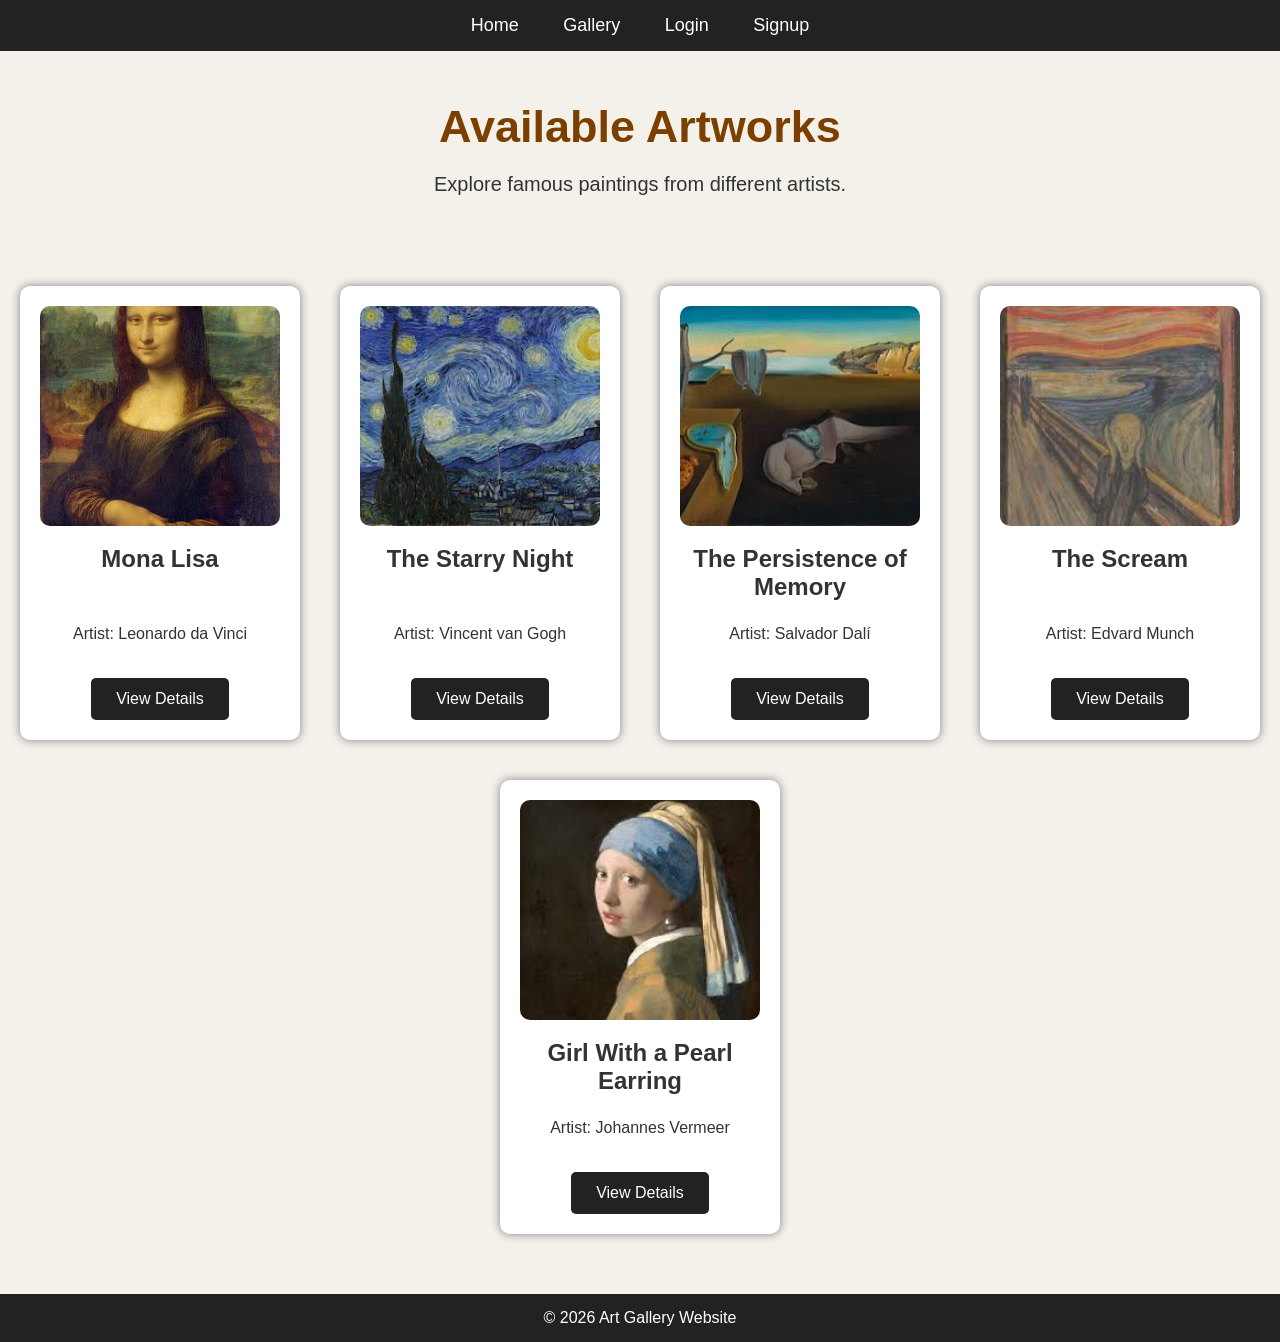
<file: gallery.html>
<!DOCTYPE html>
<html>

<head>

<title>Art Gallery</title>

<link rel="stylesheet" href="style.css">

</head>


<body>


<nav>

<a href="index.html">Home</a>

<a href="gallery.html">Gallery</a>

<a href="login.html">Login</a>

<a href="signup.html">Signup</a>

</nav>



<div class="hero">

<h1>Available Artworks</h1>

<p>
Explore famous paintings from different artists.
</p>

</div>




<div class="card-container">



<div class="card">

<img src="monalisa.jpeg">

<h2>Mona Lisa</h2>

<p>
Artist: Leonardo da Vinci
</p>

<a class="btn" href="mona-lisa.html">
View Details
</a>

</div>





<div class="card">

<img src="starrynight.jpeg">

<h2>The Starry Night</h2>

<p>
Artist: Vincent van Gogh
</p>


<a class="btn" href="starry-night.html">
View Details
</a>


</div>






<div class="card">

<img src="persistence_of_memory.jpeg">

<h2>The Persistence of Memory</h2>

<p>
Artist: Salvador Dalí
</p>


<a class="btn" href="persistence.html">
View Details
</a>


</div>






<div class="card">

<img src="thescream.jpeg">

<h2>The Scream</h2>

<p>
Artist: Edvard Munch
</p>


<a class="btn" href="scream.html">
View Details
</a>


</div>







<div class="card">

<img src="pearlgirl.jpeg">

<h2>Girl With a Pearl Earring</h2>

<p>
Artist: Johannes Vermeer
</p>


<a class="btn" href="pearlgirl.html">
View Details
</a>


</div>




</div>




<footer>

<p>
© 2026 Art Gallery Website
</p>

</footer>



</body>

</html>
</file>
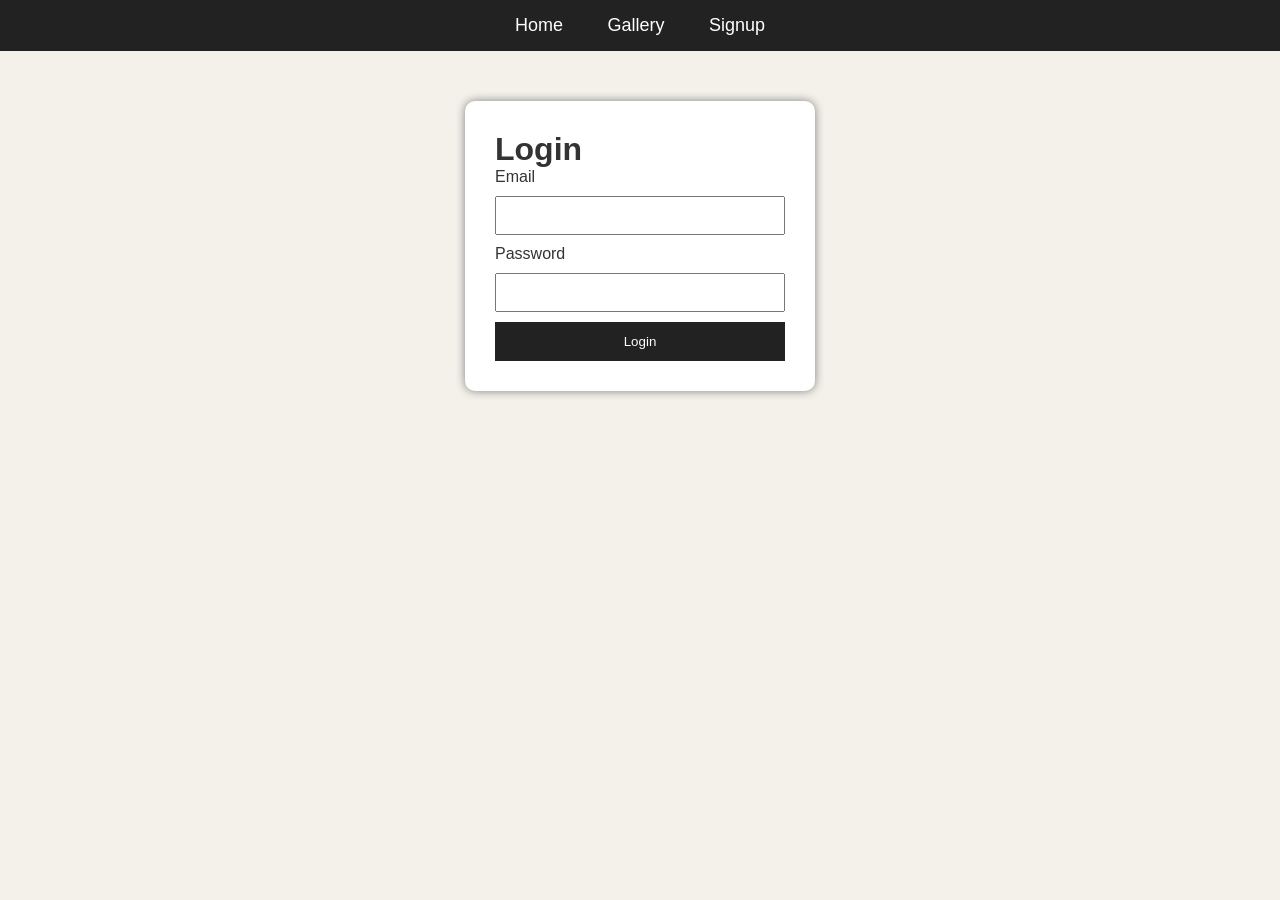
<file: login.html>
<!DOCTYPE html>
<html>

<head>

<title>Login</title>

<link rel="stylesheet" href="style.css">

</head>


<body>


<nav>

<a href="index.html">Home</a>

<a href="gallery.html">Gallery</a>

<a href="signup.html">Signup</a>

</nav>



<div class="form-box">


<h1>Login</h1>


<form>


<label>Email</label>

<input type="email">


<label>Password</label>

<input type="password">


<button>
Login
</button>


</form>


</div>



</body>

</html>
</file>
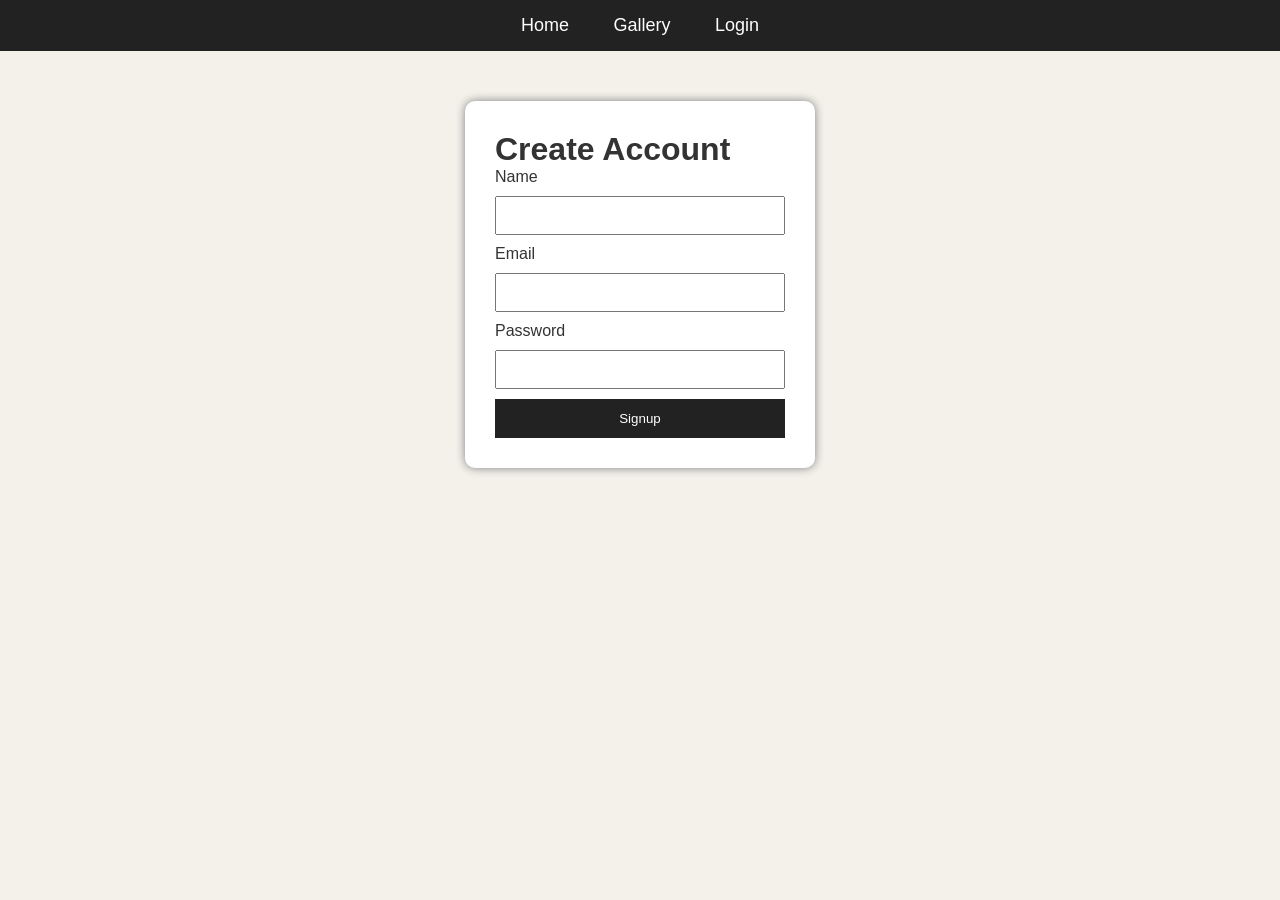
<file: signup.html>
<!DOCTYPE html>
<html>

<head>

<title>Signup</title>

<link rel="stylesheet" href="style.css">

</head>

<body>

<nav>

<a href="index.html">Home</a>

<a href="gallery.html">Gallery</a>

<a href="login.html">Login</a>

</nav>

<div class="form-box">

<h1>Create Account</h1>

<form action="gallery.html">

<label>Name</label>

<input type="text">

<label>Email</label>

<input type="email">

<label>Password</label>

<input type="password">

<button>
Signup
</button>

</form>

</div>

</body>

</html>
</file>
<file: style.css>
*{
    margin:0;
    padding:0;
    box-sizing:border-box;
}

body{
    font-family:Arial, sans-serif;
    background:#f4f1ea;
    color:#333;
}

/* Navigation Bar */

nav{
    background:#222;
    padding:15px;
    text-align:center;
}

nav a{
    color:white;
    text-decoration:none;
    margin:20px;
    font-size:18px;
}

nav a:hover{
    color:#f5c542;
}

/* Hero Section */

.hero{
    text-align:center;
    padding:50px;
}

.hero h1{
    font-size:45px;
    color:#7b3f00;
}

.hero p{
    font-size:20px;
    margin:20px;
}

/* Buttons */

.btn{
    background:#222;
    color:white;
    padding:12px 25px;
    text-decoration:none;
    border-radius:5px;
    display:inline-block;
    margin-top:15px;
}

.btn:hover{
    background:#7b3f00;
}

/* Gallery Cards */

.card-container{
    display:flex;
    justify-content:center;
    flex-wrap:wrap;
}

.card{
    background:white;
    width:280px;
    margin:20px;
    padding:20px;
    text-align:center;
    border-radius:10px;
    box-shadow:0px 0px 10px gray;
    transition:0.3s;
}

.card:hover{
    transform:scale(1.05);
}

.card img{
    width:100%;
    height:220px;
    object-fit:cover;
    border-radius:10px;
}

.card h2{
    margin:15px 0 10px 0;
    min-height:70px;
}

.card p{
    margin-bottom:20px;
}

/* Artwork Detail Cards */

.art-card{
    background:white;
    width:500px;
    margin:40px auto;
    padding:30px;
    text-align:center;
    border-radius:10px;
    box-shadow:0px 0px 10px gray;
}

.art-card img{
    width:100%;
    height:350px;
    object-fit:cover;
    border-radius:10px;
}

.art-card h1{
    color:#7b3f00;
    margin:20px 0;
}

.art-card p{
    margin:12px 0;
    line-height:1.7;
    text-align:left;
}

/* Forms */

.form-box{
    width:350px;
    background:white;
    margin:50px auto;
    padding:30px;
    border-radius:10px;
    box-shadow:0px 0px 10px gray;
}

input{
    width:100%;
    padding:10px;
    margin:10px 0;
}

button{
    width:100%;
    padding:12px;
    background:#222;
    color:white;
    border:none;
    cursor:pointer;
}

button:hover{
    background:#7b3f00;
}

/* Footer */

footer{
    background:#222;
    color:white;
    text-align:center;
    padding:15px;
    margin-top:40px;
}
</file>
